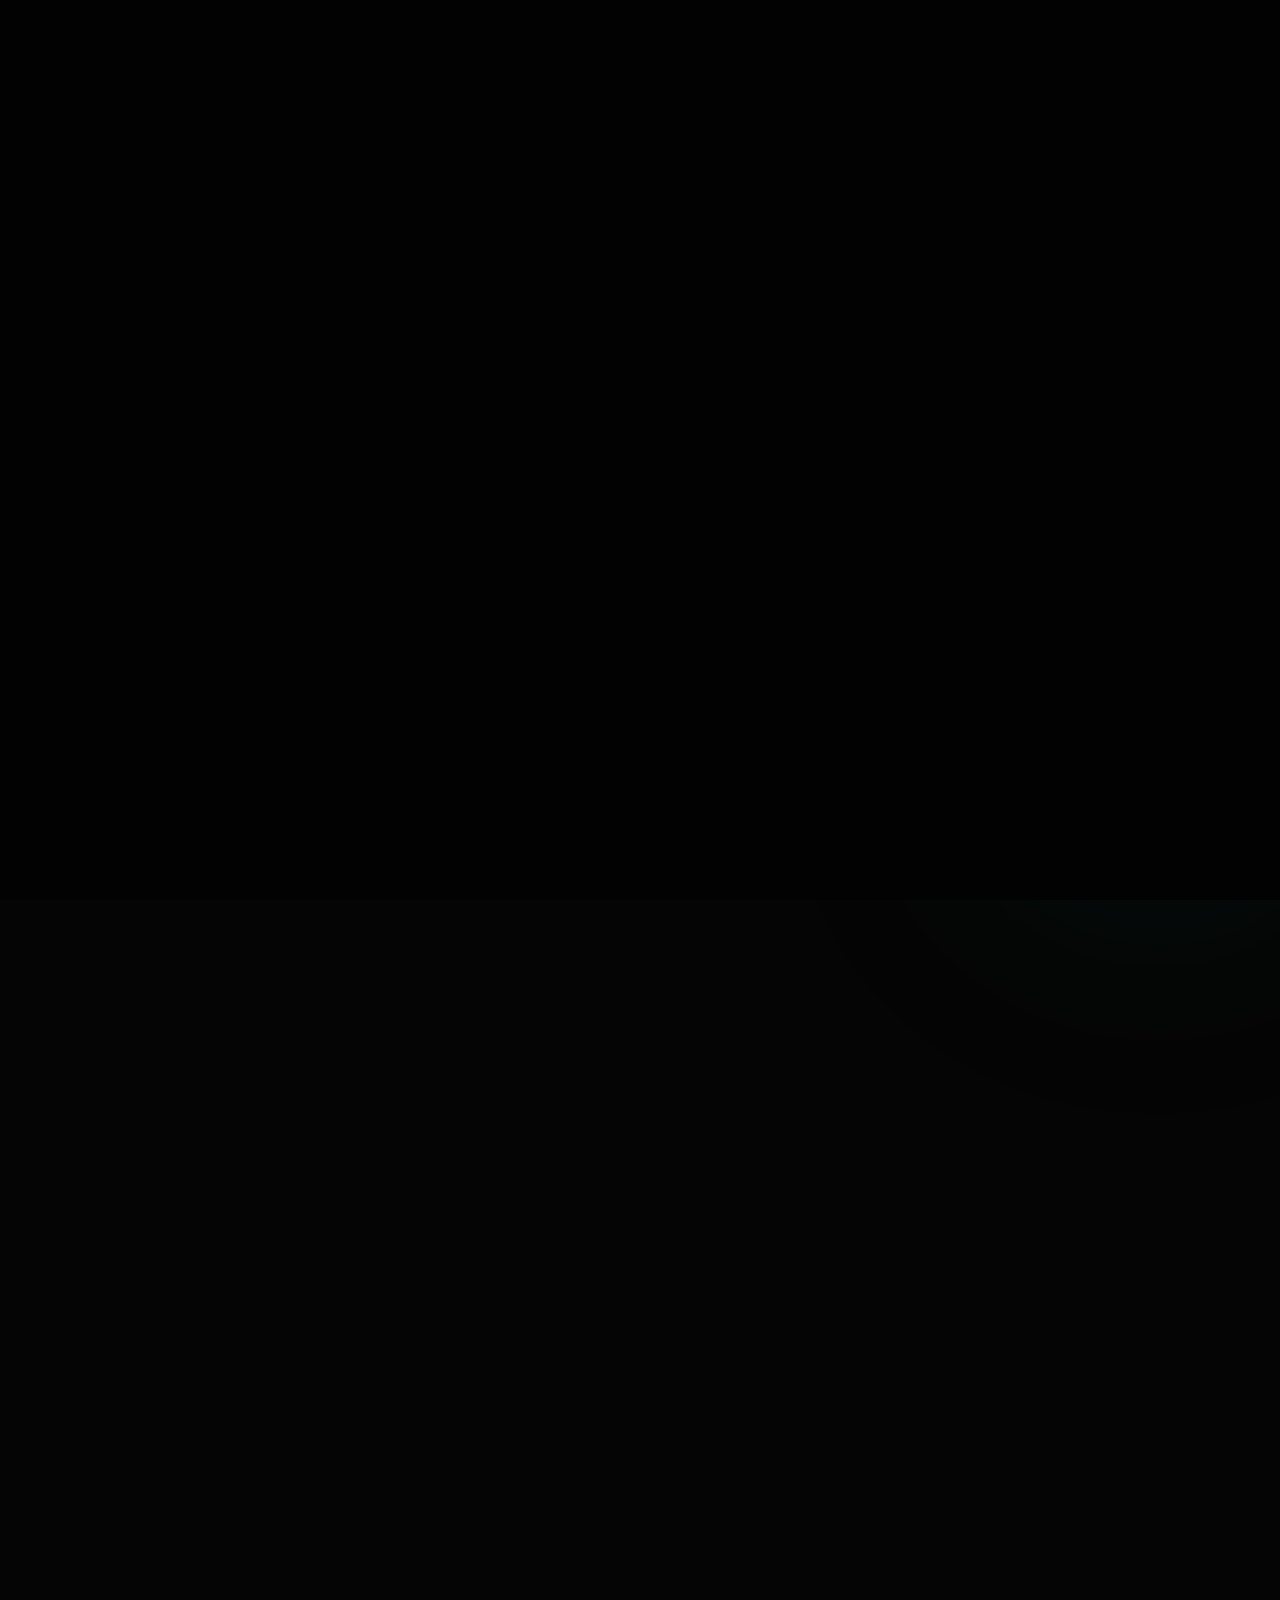
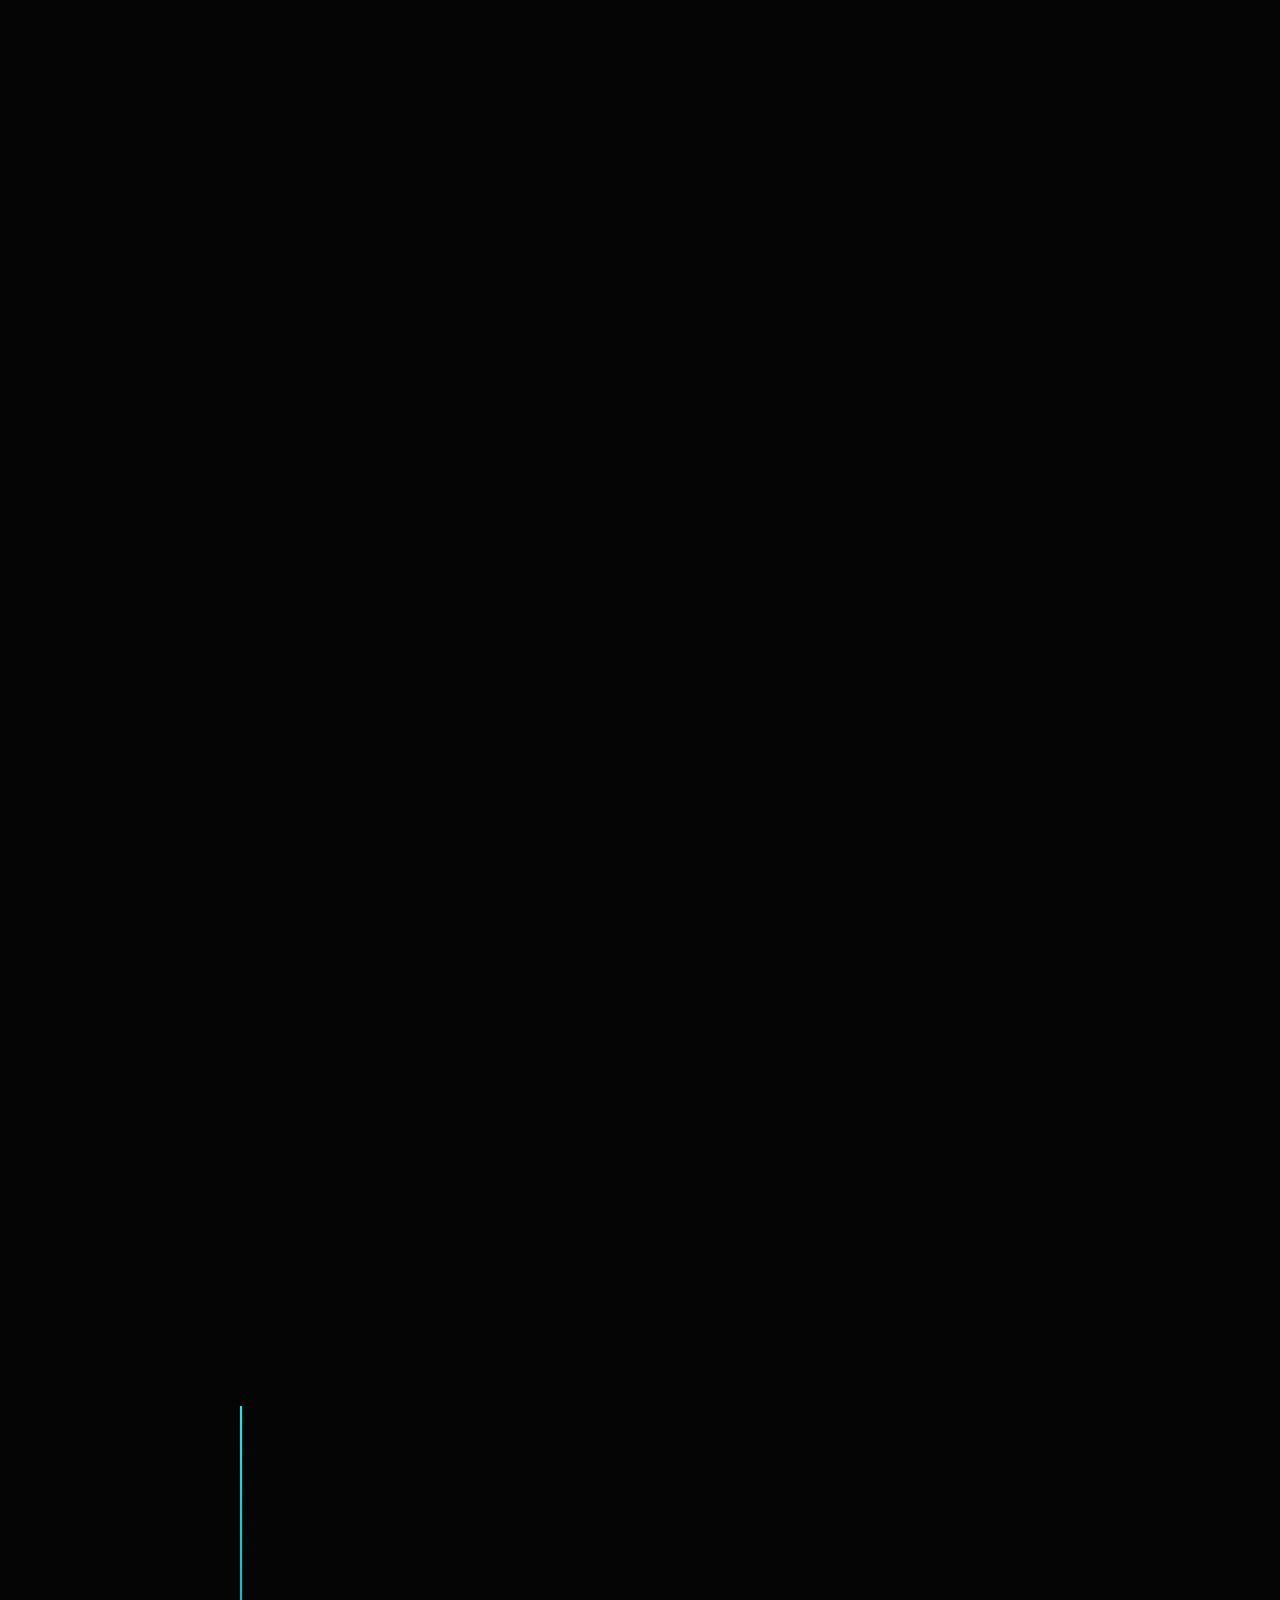
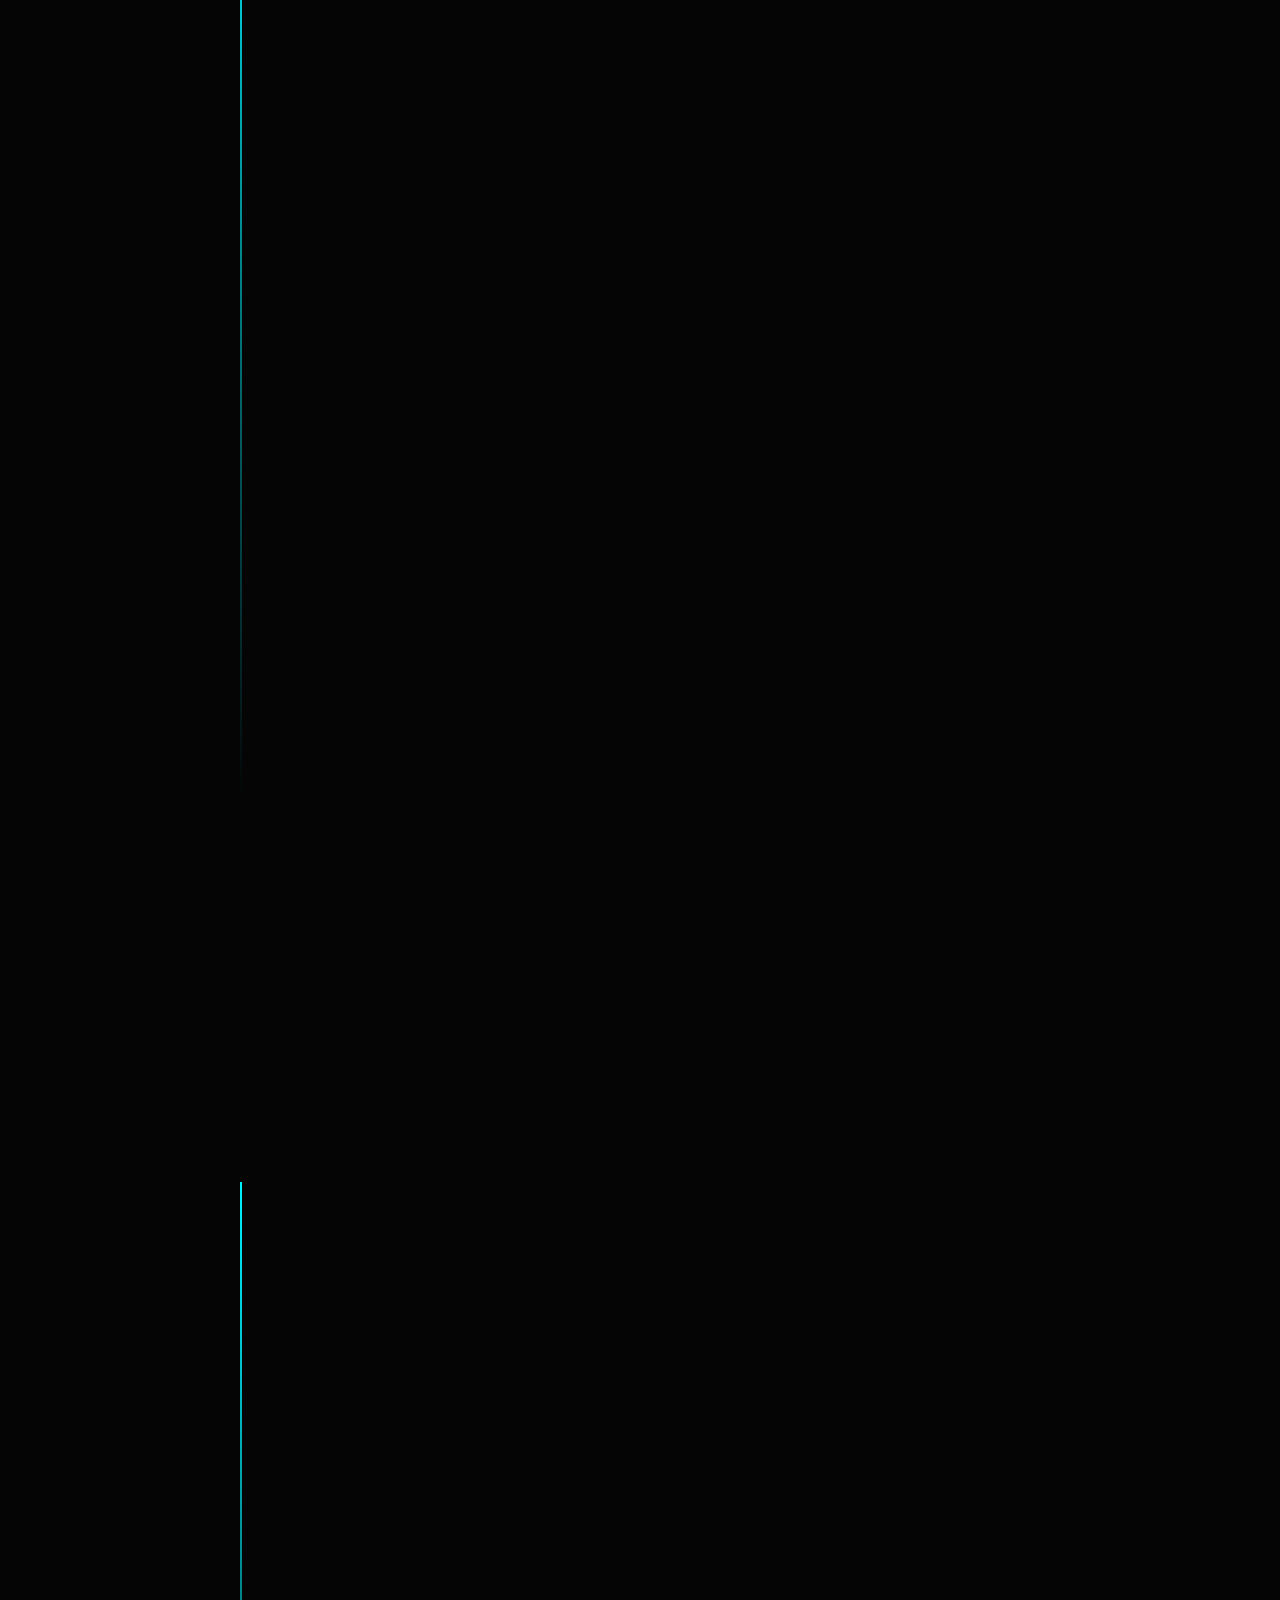
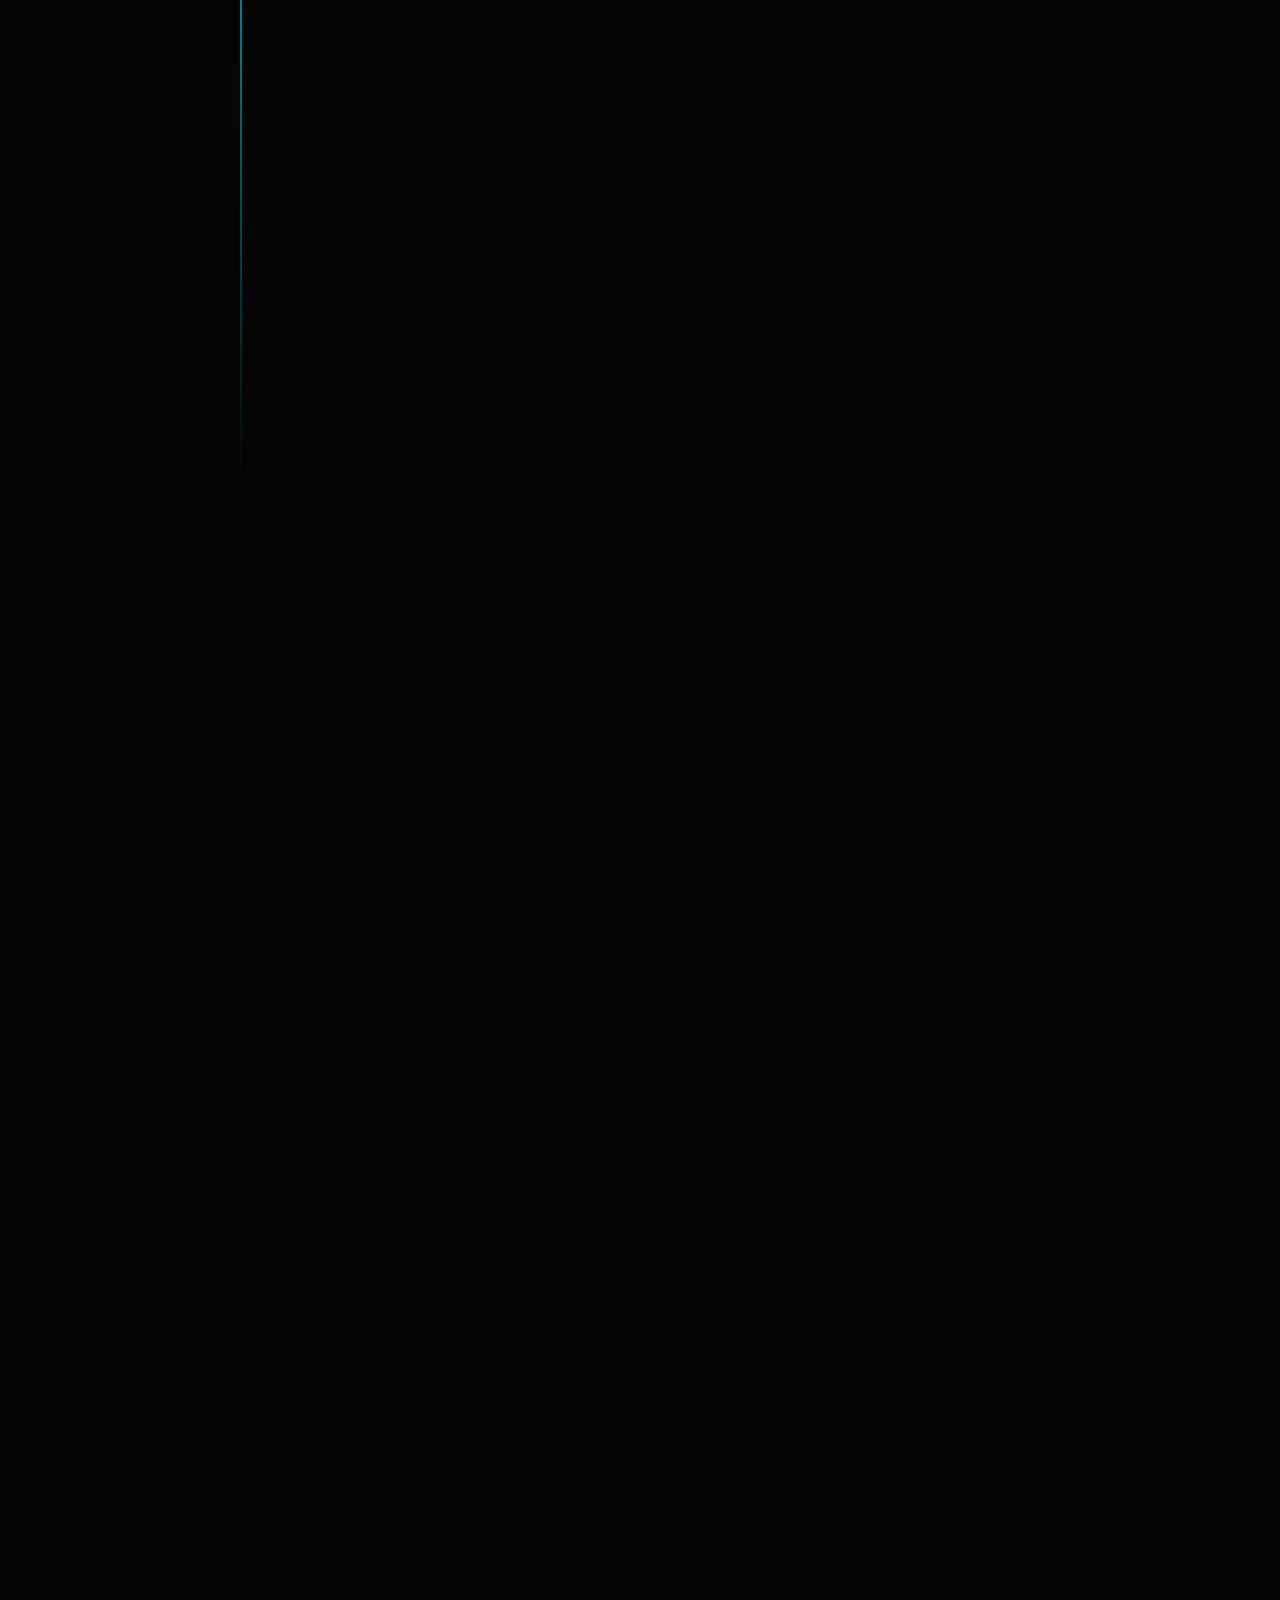
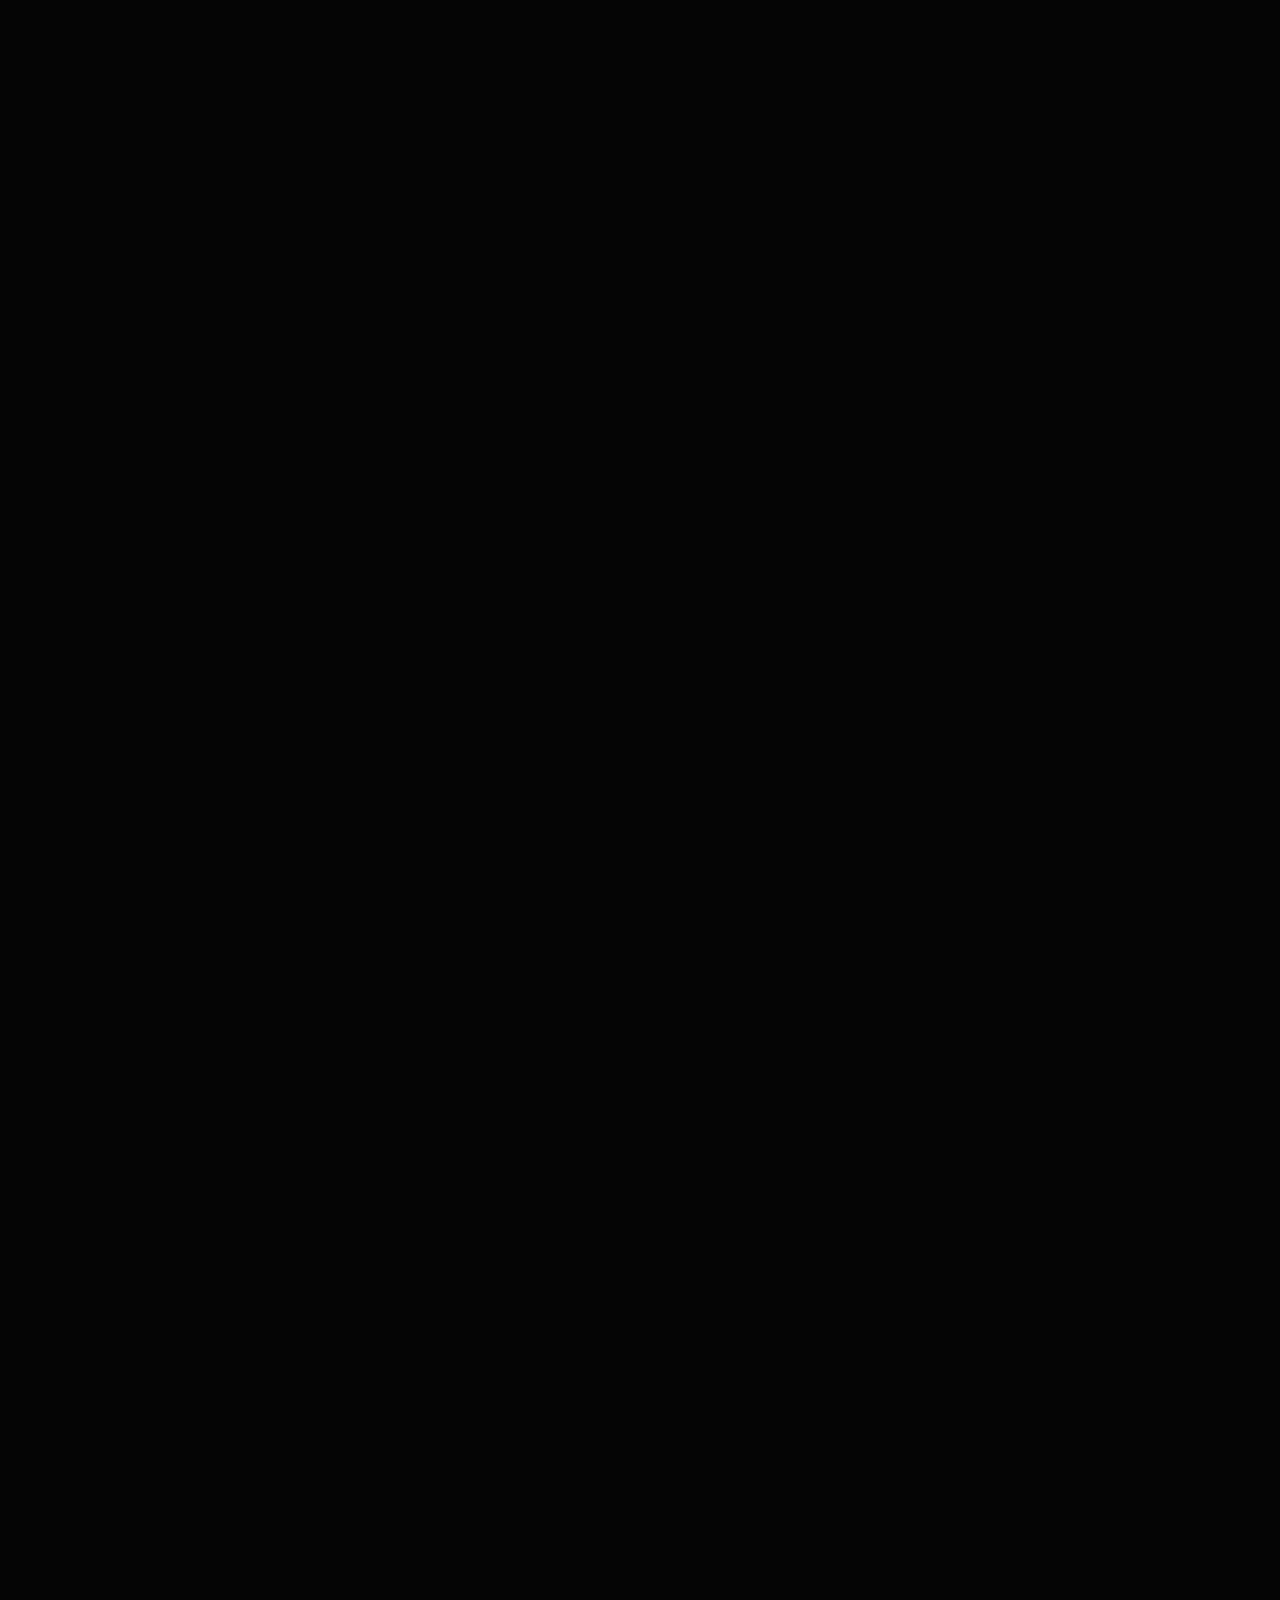
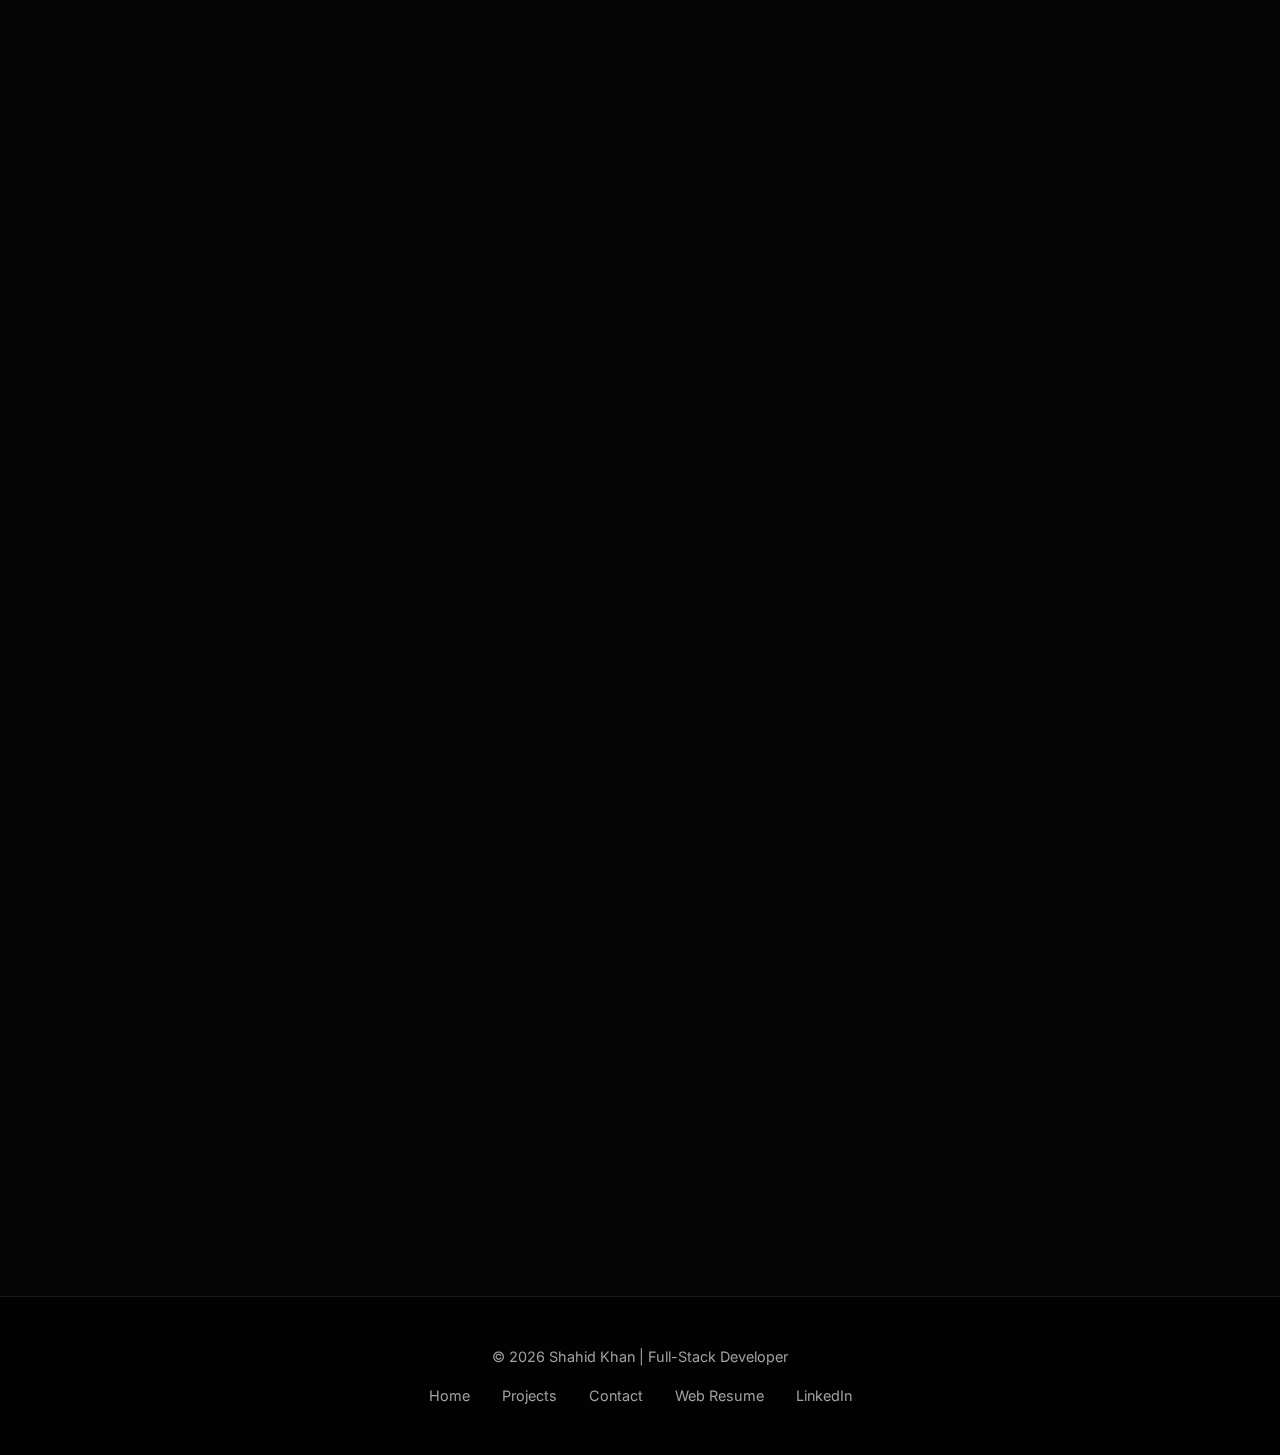
<file: index.html>
<!doctype html>
<html lang="en">
  <head>
    <meta charset="UTF-8" />
    <meta name="viewport" content="width=device-width, initial-scale=1.0" />
    <title>Shahid Khan</title>
    <meta
      name="description"
      content="Portfolio of Shahid Khan, a Full-Stack Developer & AI Enthusiast specializing in scalable web applications and premium user experiences."
    />

    <!-- Google Fonts: Inter & Poppins -->
    <link rel="preconnect" href="https://fonts.googleapis.com" />
    <link rel="preconnect" href="https://fonts.gstatic.com" crossorigin />
    <link
      href="https://fonts.googleapis.com/css2?family=Inter:wght@300;400;500;600;700&family=Poppins:wght@300;400;500;600;700&display=swap"
      rel="stylesheet"
    />

    <!-- Font Awesome -->
    <link
      rel="stylesheet"
      href="https://cdnjs.cloudflare.com/ajax/libs/font-awesome/6.4.0/css/all.min.css"
    />

    <!-- Custom CSS -->
    <link rel="stylesheet" href="style.css" />
  </head>
  <body class="dark-theme">
    <!-- Preloader -->
    <div class="preloader">
        <div class="loader-content">
            <span class="loader-text">Shahid Khan<span class="accent">.</span></span>
            <div class="loader-bar"></div>
        </div>
    </div>

    <!-- Background Elements -->
    <canvas id="particles-canvas"></canvas>
    <div class="bg-gradient-orb orb-1"></div>
    <div class="bg-gradient-orb orb-2"></div>
    <div class="noise-overlay"></div>

    <!-- Scroll Progress -->
    <div class="scroll-progress-container">
        <div class="scroll-progress-bar"></div>
    </div>

    <!-- Custom Cursor -->
    <div class="cursor-dot" data-cursor-dot></div>
    <div class="cursor-outline" data-cursor-outline></div>

    <!-- Back to Top -->
    <a href="#home" class="back-to-top" aria-label="Back to Top">
        <i class="fas fa-chevron-up"></i>
    </a>

    <!-- Navigation -->
    <nav class="navbar">
      <div class="container nav-container">
        <a href="#home" class="logo">
          <img src="assets/logo.png" alt="Shahid Khan Logo" class="logo-img">
        </a>
        <div class="nav-links">
          <a href="#home" class="nav-link">Home</a>
          <a href="#about" class="nav-link">About</a>
          <a href="#skills" class="nav-link">Skills</a>
          <a href="#experience" class="nav-link">Experience</a>
          <a href="#education" class="nav-link">Education</a>
          <a href="#projects" class="nav-link">Projects</a>
          <a href="#contact" class="nav-link">Contact</a>
        </div>
        <div class="hamburger">
          <div class="bar"></div>
          <div class="bar"></div>
          <div class="bar"></div>
        </div>
      </div>
      <div class="mobile-menu">
        <a href="#home" class="mobile-link">Home</a>
        <a href="#about" class="mobile-link">About</a>
        <a href="#skills" class="mobile-link">Skills</a>
        <a href="#experience" class="mobile-link">Experience</a>
        <a href="#education" class="mobile-link">Education</a>
        <a href="#projects" class="mobile-link">Projects</a>
        <a href="#contact" class="mobile-link">Contact</a>
      </div>
    </nav>

    <!-- Hero Section -->
    <header id="home" class="hero-section">
      <div class="container hero-container">
        <div class="hero-content">
          <h2 class="greeting fade-up">
            Hi, I'm <span class="accent-text">Shahid Khan</span>
          </h2>
          <h1 class="hero-title fade-up delay-100">
            <span class="typing-text"></span><span class="cursor">|</span>
          </h1>
          <p class="hero-summary fade-up delay-200">
            I design and build scalable web applications and AI-powered
            platforms with a focus on performance, security, and exceptional
            user experience.
          </p>
          <div class="hero-buttons fade-up delay-300">
            <a href="#contact" class="btn btn-primary">Contact Me</a>
            <a href="assets/SANDHI_M_SHAHID_F_Internship_Resume.pdf" target="_blank" class="btn btn-secondary"
              ><i class="fas fa-download"></i> Resume</a
            >
          </div>
        </div>
      </div>
      <div class="scroll-indicator fade-up delay-500">
        <div class="mouse">
          <div class="wheel"></div>
        </div>
      </div>
    </header>

    <!-- About Section -->
    <section id="about" class="section about-section">
      <div class="container about-container">
        <div class="section-header fade-up">
          <h2 class="section-title">About Me</h2>
          <div class="section-line"></div>
        </div>

        <div class="about-content">
          <div class="about-image-wrapper fade-right">
            <div class="about-image">
              <img src="assets/My profile pic.jpg.jpeg" alt="Shahid Khan Profile" style="width: 100%; height: 100%; object-fit: cover;">
            </div>
          </div>
          <div class="about-text fade-left">
            <h3>Sandhi M. Shahid F.</h3>
            <p class="highlight">
              Full-Stack Developer | BCA Student | AI Enthusiast
            </p>
            <p>
              Passionate about bridging the gap between complex algorithms and
              intuitive user interfaces. With a strong foundation in modern web
              technologies and a keen eye for design, I create digital
              experiences that are not only functional but also visually
              stunning.
            </p>
            <p>
              Currently focusing on integrating AI solutions into web platforms
              to solve real-world problems. My goal is to work with
              forward-thinking teams to build the next generation of software
              products.
            </p>
            <div class="about-stats">
              <div class="stat-item">
                <span class="stat-number">3+</span>
                <span class="stat-label">Years Coding</span>
              </div>
              <div class="stat-item">
                <span class="stat-number">10+</span>
                <span class="stat-label">Projects</span>
              </div>
              <div class="stat-item">
                <span class="stat-number">5*</span>
                <span class="stat-label">Experience</span>
              </div>
            </div>
          </div>
        </div>
      </div>
    </section>

    <!-- Skills Section -->
    <section id="skills" class="section skills-section">
      <div class="container">
        <div class="section-header fade-up">
          <h2 class="section-title">Technical Skills</h2>
          <div class="section-line"></div>
        </div>

        <div class="skills-grid">
          <!-- Languages -->
          <div class="skill-card tilt-card fade-up">
            <div class="card-icon"><i class="fas fa-code"></i></div>
            <h3>Languages</h3>
            <ul class="skill-list">
              <li>JavaScript (ES6+)</li>
              <li>Python</li>
              <li>Java</li>
              <li>C# / .NET</li>
              <li>C++</li>
              <li>HTML5 & CSS3</li>
            </ul>
          </div>

          <!-- Frontend -->
          <div class="skill-card tilt-card fade-up delay-100">
            <div class="card-icon"><i class="fas fa-laptop-code"></i></div>
            <h3>Frontend</h3>
            <ul class="skill-list">
              <li>React.js</li>
              <li>Next.js</li>
              <li>Tailwind / Sass</li>
              <li>Three.js</li>
              <li>Framer Motion</li>
            </ul>
          </div>

          <!-- Backend -->
          <div class="skill-card tilt-card fade-up delay-200">
            <div class="card-icon"><i class="fas fa-server"></i></div>
            <h3>Backend</h3>
            <ul class="skill-list">
              <li>Node.js</li>
              <li>Express.js</li>
              <li>Django</li>
              <li>RESTful APIs</li>
              <li>GraphQL</li>
            </ul>
          </div>

          <!-- Databases -->
          <div class="skill-card tilt-card fade-up">
            <div class="card-icon"><i class="fas fa-database"></i></div>
            <h3>Databases</h3>
            <ul class="skill-list">
              <li>MongoDB</li>
              <li>PostgreSQL</li>
              <li>MySQL</li>
              <li>Firebase</li>
              <li>Redis</li>
            </ul>
          </div>

          <!-- Tools -->
          <div class="skill-card tilt-card fade-up delay-100">
            <div class="card-icon"><i class="fas fa-tools"></i></div>
            <h3>Tools</h3>
            <ul class="skill-list">
              <li>Git & GitHub</li>
              <li>Docker</li>
              <li>AWS</li>
              <li>Figma</li>
              <li>VS Code</li>
            </ul>
          </div>

          <!-- Core Concepts -->
          <div class="skill-card tilt-card fade-up delay-200">
            <div class="card-icon"><i class="fas fa-brain"></i></div>
            <h3>Core Concepts</h3>
            <ul class="skill-list">
              <li>Data Structures</li>
              <li>Algorithms</li>
              <li>OOP</li>
              <li>System Design</li>
              <li>Agile/Scrum</li>
            </ul>
          </div>
        </div>
      </div>
    </section>

    <!-- Experience Section -->
    <section id="experience" class="section experience-section">
      <div class="container">
        <div class="section-header fade-up">
          <h2 class="section-title">Experience</h2>
          <div class="section-line"></div>
        </div>

        <div class="timeline">
          <div class="timeline-item fade-up">
            <div class="timeline-dot"></div>
            <div class="timeline-content tilt-card">
              <div class="date">Aug 2025 – Present</div>
              <h3>Founder & Lead Developer</h3>
              <p class="company">AthenaAI • Hybrid</p>
              <ul class="job-details">
                <li>
                  <i class="fas fa-rocket"></i> Founded and developed AthenaAI, a suite of advanced AI assistants aimed at developers and students.
                </li>
                <li>
                  <i class="fas fa-code-branch"></i> Architected the full-stack infrastructure using React, Node.js, and Python.
                </li>
                <li>
                  <i class="fas fa-users"></i> Leading the product vision and integration of cutting-edge LLMs like Gemini Pro.
                </li>
              </ul>
            </div>
          </div>

          <div class="timeline-item fade-up">
            <div class="timeline-dot"></div>
            <div class="timeline-content tilt-card">
              <div class="date">Jan 2026 – Present</div>
              <h3>Full Stack Developer (Trainee)</h3>
              <p class="company">Flikt Technology Web Solutions • Noida, India (Hybrid)</p>
              <ul class="job-details">
                <li>
                  <i class="fas fa-check-circle"></i> Training and internship focused on Full Stack Web Development.
                </li>
                <li>
                  <i class="fas fa-check-circle"></i> Specializing in Back-End Web Development and Responsive Web Design.
                </li>
                <li>
                  <i class="fas fa-check-circle"></i> Successfully completed "Login and Register Page" project.
                </li>
              </ul>
            </div>
          </div>

          <div class="timeline-item fade-up">
            <div class="timeline-dot"></div>
            <div class="timeline-content tilt-card">
              <div class="date">May 2025 – July 2025</div>
              <h3>Full-Stack Developer Intern</h3>
              <p class="company">Friendly IT Solution • Vadodara, India (On-site)</p>
              <ul class="job-details">
                <li>
                  <i class="fas fa-check-circle"></i> Gained hands-on experience in building scalable web applications.
                </li>
                <li>
                  <i class="fas fa-check-circle"></i> Tech Stack: HTML, CSS, JavaScript, React.js, Node.js.
                </li>
                <li>
                  <i class="fas fa-check-circle"></i> Focused on frontend and backend integration for seamless user experiences.
                </li>
              </ul>
            </div>
          </div>
        </div>
      </div>
    </section>

    <!-- Education Section -->
    <section id="education" class="section education-section">
      <div class="container">
        <div class="section-header fade-up">
          <h2 class="section-title">Education</h2>
          <div class="section-line"></div>
        </div>

        <div class="timeline">
          <!-- University -->
          <div class="timeline-item fade-up">
            <div class="timeline-dot"></div>
            <div class="timeline-content tilt-card">
              <div class="date">Jul 2023 – Jul 2026</div>
              <h3>BCA, Computer Science</h3>
              <p class="company">ITM SLS Baroda University</p>
              <ul class="job-details">
                <li><i class="fas fa-graduation-cap"></i> Focus on Web Development, OOP, Database Systems, and Software Engineering.</li>
                <li><i class="fas fa-code"></i> Skills: C#, Java, Python, Web Design, DBMS, SQL, .NET Framework.</li>
                <li><i class="fas fa-project-diagram"></i> Pursuing specialization in Full Stack Development and AI-integrated applications.</li>
              </ul>
            </div>
          </div>

          <!-- High School 2 -->
          <div class="timeline-item fade-up">
            <div class="timeline-dot"></div>
            <div class="timeline-content tilt-card">
              <div class="date">Jun 2022 – May 2023</div>
              <h3>High School</h3>
              <p class="company">Matru Shree Amratbaa Bhagat Highschool</p>
              <ul class="job-details">
                <li><i class="fas fa-chart-line"></i> Developed business logic, financial reasoning, and analytical thinking skills.</li>
                <li><i class="fas fa-lightbulb"></i> Focus on data-driven problem solving and interpreting structured information.</li>
              </ul>
            </div>
          </div>

          <!-- High School 1 -->
          <div class="timeline-item fade-up">
            <div class="timeline-dot"></div>
            <div class="timeline-content tilt-card">
              <div class="date">May 2019 – Jan 2021</div>
              <h3>High School</h3>
              <p class="company">Shree Raneshwar Vidhyalaya, Vadodara</p>
              <ul class="job-details">
                <li><i class="fas fa-square-root-alt"></i> Strong foundation in Mathematics and Logical Reasoning.</li>
                <li><i class="fas fa-laptop"></i> Early exposure to coding principles through IT Club activities.</li>
              </ul>
            </div>
          </div>
        </div>
      </div>
    </section>

    <!-- Projects Section -->
    <section id="projects" class="section projects-section">
      <div class="container">
        <div class="section-header fade-up">
          <h2 class="section-title">Featured Projects</h2>
          <div class="section-line"></div>
        </div>

        <div class="projects-grid">
          <!-- Project 1: AthenaAI (Main / Full Stack) -->
          <div class="project-card tilt-card fade-up">
            <div class="project-image">
              <div class="project-overlay"></div>
              <img src="assets/AthenaAi-FullStack.png" alt="AthenaAI Full Stack" class="project-img">
            </div>
            <div class="project-info">
              <h3>
                AthenaAI 2.0 (Full Stack)
              </h3>
              <p class="project-desc">
                The flagship AI platform featuring advanced chat capabilities, powered by Gemini 1.5 Pro API. Built for scalability and performance.
              </p>
              <div class="project-tags">
                <span>React</span>
                <span>Node.js</span>
                <span>Gemini 2.5 Pro</span>
                <span>MongoDB</span>
              </div>
              <div class="project-links">
                <a href="#" class="btn-sm"
                  ><i class="fab fa-github"></i> GitHub</a
                >
                <a href="#" class="btn-sm"
                  ><i class="fas fa-external-link-alt"></i> Live Demo</a
                >
              </div>
            </div>
          </div>

          <!-- Project 2: AthenaAI (Python Version) -->
          <div class="project-card tilt-card fade-up delay-100">
            <div class="project-image">
              <div class="project-overlay"></div>
              <img src="assets/AthenaAi-Python.png" alt="AthenaAI Python Version" class="project-img">
            </div>
            <div class="project-info">
              <h3>AthenaAI (Python Ver.)</h3>
              <p class="project-desc">
                Advanced AI assistant built with Python & Streamlit. Powered by Gemini for natural language processing and context awareness.
              </p>
              <div class="project-tags">
                <span>Python</span>
                <span>Streamlit</span>
                <span>Gemini API</span>
              </div>
              <div class="project-links">
                <a href="#" class="btn-sm"
                  ><i class="fab fa-github"></i> GitHub</a
                >
                <a href="#" class="btn-sm"
                  ><i class="fas fa-external-link-alt"></i> Live Demo</a
                >
              </div>
            </div>
          </div>

          <!-- Project 2: Velvoura E-Commerce -->
          <div class="project-card tilt-card fade-up delay-100">
            <div class="project-image">
              <div class="project-overlay"></div>
              <img src="assets/E-commerce Website.png" alt="E-Commerce Website" class="project-img">
            </div>
            <div class="project-info">
              <h3>Velvoura E-Commerce</h3>
              <p class="project-desc">
                A premium e-commerce platform for fashion retail with seamless
                shopping experience, cart management, and payment integration.
              </p>
              <div class="project-tags">
                <span>React</span>
                <span>Redux</span>
                <span>Node.js</span>
                <span>Stripe</span>
              </div>
              <div class="project-links">
                <a href="#" class="btn-sm"
                  ><i class="fab fa-github"></i> GitHub</a
                >
                <a href="#" class="btn-sm"
                  ><i class="fas fa-external-link-alt"></i> Live Demo</a
                >
              </div>
            </div>
          </div>

          <!-- Project 3: Hotel & Invoice System -->
          <div class="project-card tilt-card fade-up">
            <div class="project-image">
              <div class="project-overlay"></div>
              <img src="assets/Hotel and Invoice System.png" alt="Hotel & Invoice System" class="project-img">
            </div>
            <div class="project-info">
              <h3>Hotel & Invoice System</h3>
              <p class="project-desc">
                Comprehensive management system for hotels including booking,
                billing, and inventory management modules.
              </p>
              <div class="project-tags">
                <span>Java</span>
                <span>Spring Boot</span>
                <span>MySQL</span>
                <span>Angular</span>
              </div>
              <div class="project-links">
                <a href="#" class="btn-sm"
                  ><i class="fab fa-github"></i> GitHub</a
                >
                <a href="#" class="btn-sm"
                  ><i class="fas fa-external-link-alt"></i> Live Demo</a
                >
              </div>
            </div>
          </div>

          <!-- Project 4: Career Advisor -->
          <div class="project-card tilt-card fade-up delay-100">
            <div class="project-image">
              <div class="project-overlay"></div>
              <img src="assets/CareerAdvisor-New.png" alt="Career Advisor AI" class="project-img">
            </div>
            <div class="project-info">
              <h3>Career Advisor AI</h3>
              <p class="project-desc">
                Intelligent career counseling tool for CS students utilizing Machine Learning to suggest optimal career paths.
              </p>
              <div class="project-tags">
                <span>Python</span>
                <span>Flask</span>
                <span>ML</span>
                <span>OpenAI API</span>
              </div>
              <div class="project-links">
                <a href="#" class="btn-sm"
                  ><i class="fab fa-github"></i> GitHub</a
                >
                <a href="#" class="btn-sm"
                  ><i class="fas fa-external-link-alt"></i> Live Demo</a
                >
              </div>
            </div>
          </div>
          
          <!-- Project 5: A+ Studio (Agency Website) -->
          <div class="project-card tilt-card fade-up">
            <div class="project-image">
              <div class="project-overlay"></div>
              <img src="assets/A-Plus-Studio.png" alt="A+ Studio Agency" class="project-img">
            </div>
            <div class="project-info">
              <h3>A+ Studio Agency</h3>
              <p class="project-desc">
                Modern digital product agency website showcasing design and development services with a clean, corporate aesthetic.
              </p>
              <div class="project-tags">
                <span>React</span>
                <span>Tailwind CSS</span>
                <span>Framer Motion</span>
              </div>
              <div class="project-links">
                <a href="#" class="btn-sm"><i class="fab fa-github"></i> GitHub</a>
                <a href="#" class="btn-sm"><i class="fas fa-external-link-alt"></i> Live Demo</a>
              </div>
            </div>
          </div>

          <!-- Project 6: Business Analytics SaaS -->
          <div class="project-card tilt-card fade-up delay-100">
            <div class="project-image">
              <div class="project-overlay"></div>
              <img src="assets/Business-SaaS.png" alt="Business Growth SaaS" class="project-img">
            </div>
            <div class="project-info">
              <h3>GrowYourBiz SaaS</h3>
              <p class="project-desc">
                High-converting landing page for a business analytics platform focused on growth tracking and engagement metrics.
              </p>
              <div class="project-tags">
                <span>Next.js</span>
                <span>Chart.js</span>
                <span>CSS Modules</span>
              </div>
              <div class="project-links">
                <a href="#" class="btn-sm"><i class="fab fa-github"></i> GitHub</a>
                <a href="#" class="btn-sm"><i class="fas fa-external-link-alt"></i> Live Demo</a>
              </div>
            </div>
          </div>

          <!-- Project 7: InstaBook (Travel) -->
          <div class="project-card tilt-card fade-up">
            <div class="project-image">
              <div class="project-overlay"></div>
              <img src="assets/InstaBook.png" alt="InstaBook Travel" class="project-img">
            </div>
            <div class="project-info">
              <h3>InstaBook Travel</h3>
              <p class="project-desc">
                Adventure travel booking platform featuring exclusive holiday packages, destination guides, and seamless booking flow.
              </p>
              <div class="project-tags">
                <span>HTML5/CSS3</span>
                <span>JavaScript</span>
                <span>Bootstrap</span>
              </div>
              <div class="project-links">
                <a href="#" class="btn-sm"><i class="fab fa-github"></i> GitHub</a>
                <a href="#" class="btn-sm"><i class="fas fa-external-link-alt"></i> Live Demo</a>
              </div>
            </div>
          </div>

          <!-- Project 8: Zomato Clone (Figma Design) -->
          <div class="project-card tilt-card fade-up delay-100">
            <div class="project-image">
              <div class="project-overlay"></div>
              <img src="assets/zomato_clone.png" alt="Zomato Clone UI Design" class="project-img" style="object-fit: contain; background-color: #1a1a1a; padding: 10px;">
            </div>
            <div class="project-info">
              <h3>Zomato Clone UI/UX</h3>
              <p class="project-desc">
                A high-fidelity food delivery app prototype designed in Figma. Features comprehensive UI/UX research, user flows, and interactive mockups.
              </p>
              <div class="project-tags">
                <span>Figma</span>
                <span>UI/UX Design</span>
                <span>Prototyping</span>
              </div>
              <div class="project-links">
                <a href="https://self-zebra-03270086.figma.site" target="_blank" class="btn-sm"><i class="fas fa-external-link-alt"></i> View Prototype</a>
              </div>
            </div>
          </div>

          <!-- Project 9: University Portal (Figma Design) -->
          <div class="project-card tilt-card fade-up">
            <div class="project-image">
              <div class="project-overlay"></div>
              <img src="assets/university_clone.png" alt="University Portal UI Design" class="project-img">
            </div>
            <div class="project-info">
              <h3>University Portal UI/UX</h3>
              <p class="project-desc">
                Complete academic website redesign concept created in Figma. Focuses on intuitive information architecture and modern academic aesthetics.
              </p>
              <div class="project-tags">
                <span>Figma</span>
                <span>UI/UX Design</span>
                <span>Web Design</span>
              </div>
              <div class="project-links">
                <a href="https://person-prompt-54966104.figma.site/" target="_blank" class="btn-sm"><i class="fas fa-external-link-alt"></i> View Prototype</a>
              </div>
            </div>
          </div>
        </div>
      </div>
    </section>

    <!-- Contact Section -->
    <section id="contact" class="section contact-section">
      <div class="container contact-container">
        <div class="section-header fade-up">
          <h2 class="section-title">Get In Touch</h2>
          <div class="section-line"></div>
        </div>

        <div class="contact-wrapper">
          <div class="contact-info fade-right">
            <h3>Let's Build Something Amazing</h3>
            <p>
              I'm currently available for freelance work and internship
              opportunities. If you have a project that needs some creative
              touch, let's connect.
            </p>

            <div class="contact-details">
              <div class="contact-item">
                <i class="fas fa-envelope"></i>
                <a href="mailto:shahidsandhi1786@gmail.com" style="color: inherit;">shahidsandhi1786@gmail.com</a>
              </div>
              <div class="contact-item">
                <i class="fas fa-map-marker-alt"></i>
                <span>Bodeli, Gujarat, India</span>
              </div>
            </div>

            <div class="social-links">
              <a href="https://github.com/Shahid-Khan2140" target="_blank" class="social-icon" title="GitHub"><i class="fab fa-github"></i></a>
              <a href="https://www.linkedin.com/in/sandhi-mohmad-shahid" target="_blank" class="social-icon" title="LinkedIn"><i class="fab fa-linkedin-in"></i></a>
              <a href="https://x.com/S_H_A_H_I_D_619" target="_blank" class="social-icon" title="X (Twitter)"><i class="fab fa-twitter"></i></a>
              <a href="https://www.instagram.com/shahid_.619" target="_blank" class="social-icon" title="Instagram"><i class="fab fa-instagram"></i></a>
              <a href="mailto:shahidsandhi1786@gmail.com" class="social-icon" title="Email"><i class="fas fa-envelope"></i></a>
            </div>
          </div>

          <div class="contact-form-wrapper glass-panel fade-left">
            <form class="contact-form">
              <div class="form-group">
                <input type="text" id="name" required />
                <label for="name">Your Name</label>
                <div class="line"></div>
              </div>
              <div class="form-group">
                <input type="email" id="email" required />
                <label for="email">Your Email</label>
                <div class="line"></div>
              </div>
              <div class="form-group">
                <textarea id="message" rows="4" required></textarea>
                <label for="message">Message</label>
                <div class="line"></div>
              </div>
              <button type="submit" class="btn btn-primary btn-block">
                Send Message <i class="fas fa-paper-plane"></i>
              </button>
            </form>
          </div>
        </div>
      </div>
    </section>

    <!-- Footer -->
    <footer class="footer">
      <div class="container">
        <div class="footer-content">
          <p>&copy; 2026 Shahid Khan | Full-Stack Developer</p>
          <div class="footer-links">
            <a href="#home">Home</a>
            <a href="#projects">Projects</a>
            <a href="#contact">Contact</a>
            <a href="resume.html" target="_blank">Web Resume</a>
            <a href="https://www.linkedin.com/in/sandhi-mohmad-shahid" target="_blank">LinkedIn</a>
          </div>
        </div>
      </div>
    </footer>

    <!-- Scripts -->
    <script src="script.js"></script>
  </body>
</html>
</file>
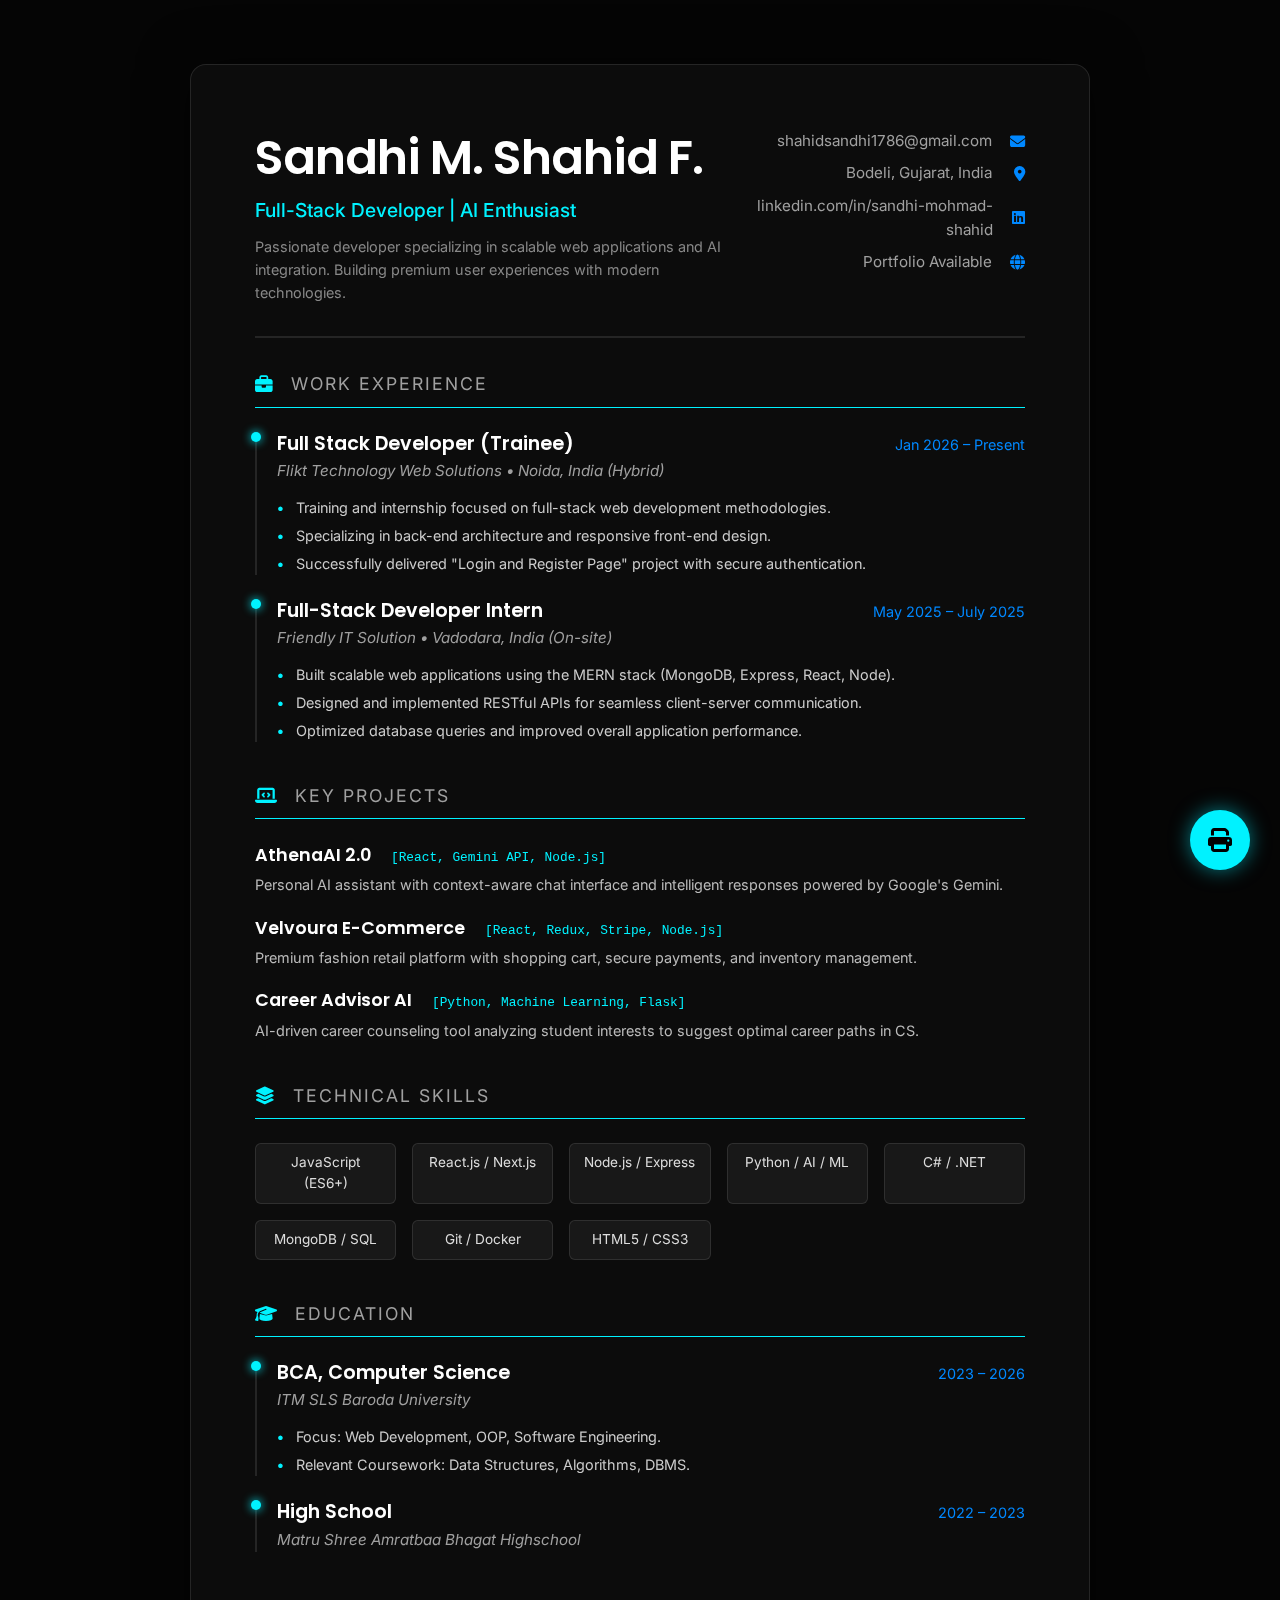
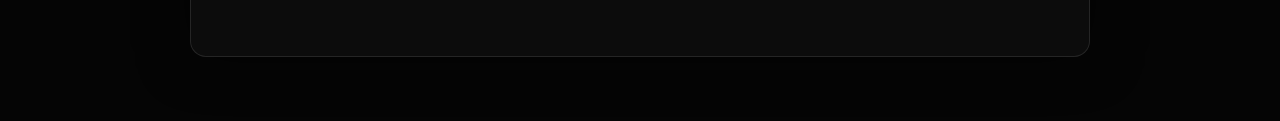
<file: resume.html>
<!DOCTYPE html>
<html lang="en">
<head>
    <meta charset="UTF-8">
    <meta name="viewport" content="width=device-width, initial-scale=1.0">
    <title>Resume | Shahid Khan</title>
    <link rel="preconnect" href="https://fonts.googleapis.com">
    <link rel="preconnect" href="https://fonts.gstatic.com" crossorigin>
    <link href="https://fonts.googleapis.com/css2?family=Inter:wght@300;400;500;600;700&family=Poppins:wght@400;500;600;700&display=swap" rel="stylesheet">
    <link rel="stylesheet" href="https://cdnjs.cloudflare.com/ajax/libs/font-awesome/6.4.0/css/all.min.css">
    <link rel="stylesheet" href="style.css">
    <style>
        /* Resume Specific Overrides */
        body {
            padding: 4rem 0;
            background: #050505;
            min-height: 100vh;
        }

        .resume-container {
            max-width: 900px;
            margin: 0 auto;
            background: rgba(255, 255, 255, 0.03);
            border: 1px solid var(--border-glass);
            border-radius: var(--radius-md);
            padding: 4rem;
            position: relative;
            backdrop-filter: blur(20px);
            box-shadow: 0 0 50px rgba(0,0,0,0.5);
        }

        .resume-header {
            border-bottom: 2px solid rgba(255,255,255,0.1);
            padding-bottom: 2rem;
            margin-bottom: 2rem;
            display: flex;
            justify-content: space-between;
            align-items: flex-start;
        }

        .header-left h1 {
            font-size: 3rem;
            color: var(--text-main);
            margin-bottom: 0.5rem;
            letter-spacing: -1px;
        }

        .header-left .title {
            color: var(--accent-primary);
            font-size: 1.2rem;
            font-weight: 500;
        }

        .header-right {
            text-align: right;
            font-size: 0.95rem;
            color: var(--text-muted);
        }

        .contact-info-item {
            margin-bottom: 0.5rem;
            display: flex;
            align-items: center;
            justify-content: flex-end;
            gap: 0.8rem;
        }

        .contact-info-item i {
            color: var(--accent-secondary);
            width: 20px;
        }

        .resume-section {
            margin-bottom: 2.5rem;
        }

        .section-heading {
            font-size: 1.1rem;
            text-transform: uppercase;
            letter-spacing: 2px;
            color: var(--text-muted);
            border-bottom: 1px solid var(--accent-primary);
            padding-bottom: 0.5rem;
            margin-bottom: 1.5rem;
            display: flex;
            align-items: center;
            gap: 1rem;
        }

        .section-heading i {
            color: var(--accent-primary);
        }

        /* Experience & Education Layout */
        .resume-item {
            margin-bottom: 1.5rem;
            padding-left: 20px;
            border-left: 2px solid rgba(255,255,255,0.1);
            position: relative;
        }

        .resume-item::before {
            content: '';
            position: absolute;
            left: -6px;
            top: 0;
            width: 10px;
            height: 10px;
            background: var(--accent-primary);
            border-radius: 50%;
            box-shadow: 0 0 10px var(--accent-primary);
        }

        .resume-item-header {
            display: flex;
            justify-content: space-between;
            align-items: baseline;
            margin-bottom: 0.2rem;
        }

        .resume-item h3 {
            font-size: 1.2rem;
            color: var(--text-main);
        }

        .resume-item .date {
            font-family: 'Inter', monospace;
            font-size: 0.9rem;
            color: var(--accent-secondary);
        }

        .resume-item .subtitle {
            font-style: italic;
            color: var(--text-muted);
            margin-bottom: 0.8rem;
            font-size: 0.95rem;
        }

        .resume-details li {
            font-size: 0.9rem;
            color: #ccc;
            margin-bottom: 0.3rem;
            list-style: none;
            position: relative;
            padding-left: 1.2rem;
        }

        .resume-details li::before {
            content: "•";
            color: var(--accent-primary);
            position: absolute;
            left: 0;
            font-weight: bold;
        }

        /* Skills Grid for Resume */
        .skills-compact {
            display: grid;
            grid-template-columns: repeat(auto-fill, minmax(140px, 1fr));
            gap: 1rem;
        }

        .skill-tag {
            background: rgba(255,255,255,0.05);
            padding: 8px 12px;
            border-radius: 6px;
            font-size: 0.85rem;
            color: #ddd;
            border: 1px solid rgba(255,255,255,0.1);
            text-align: center;
        }

        /* Projects for Resume */
        .project-compact {
            margin-bottom: 1.2rem;
        }
        
        .project-compact h4 {
            color: var(--text-main);
            font-size: 1.1rem;
            display: inline-block;
            margin-right: 1rem;
        }
        
        .project-compact .tech-stack {
            font-size: 0.8rem;
            color: var(--accent-primary);
            font-family: monospace;
        }

        .project-compact p {
            color: #bbb;
            font-size: 0.9rem;
            margin-top: 0.3rem;
        }

        /* Print Button */
        .print-btn {
            position: fixed;
            bottom: 30px;
            right: 30px;
            width: 60px;
            height: 60px;
            border-radius: 50%;
            background: var(--accent-primary);
            color: #000;
            display: flex;
            align-items: center;
            justify-content: center;
            font-size: 1.5rem;
            cursor: pointer;
            box-shadow: 0 0 20px rgba(0,242,255,0.5);
            z-index: 100;
            border: none;
            transition: all 0.3s ease;
        }

        .print-btn:hover {
            transform: scale(1.1);
            box-shadow: 0 0 30px rgba(0,242,255,0.8);
        }

        /* Print Override */
        @media print {
            body { 
                background: white; 
                padding: 0; 
                color: black;
            }
            .resume-container {
                box-shadow: none;
                border: none;
                background: white;
                color: black;
                padding: 40px;
                max-width: 100%;
            }
            .header-left h1, .resume-item h3, .project-compact h4 {
                color: #000;
            }
            .header-left .title, .resume-item .date, .section-heading, .section-heading i, .resume-item::before, .resume-details li::before, .project-compact .tech-stack {
                color: #0066cc; /* Darker blue for print */
                border-color: #0066cc;
            }
            .resume-item {
                border-left-color: #eee;
            }
            .section-heading {
                border-bottom-color: #0066cc;
            }
            .resume-details li, .project-compact p, .header-right, .resume-item .subtitle {
                color: #444;
            }
            .skill-tag {
                background: #f0f0f0;
                color: #333;
                border: 1px solid #ccc;
            }
            .print-btn, .bg-gradient-orb, .noise-overlay {
                display: none;
            }
            a { text-decoration: none; color: black; }
        }
    </style>
</head>
<body>

    <button class="print-btn" onclick="window.print()" title="Print Resume"><i class="fas fa-print"></i></button>

    <div class="resume-container">
        
        <!-- Header -->
        <header class="resume-header">
            <div class="header-left">
                <h1>Sandhi M. Shahid F.</h1>
                <p class="title">Full-Stack Developer | AI Enthusiast</p>
                <p style="margin-top: 10px; color: #888; max-width: 500px; font-size: 0.9rem;">
                    Passionate developer specializing in scalable web applications and AI integration. 
                    Building premium user experiences with modern technologies.
                </p>
            </div>
            <div class="header-right">
                <div class="contact-info-item">
                    <a href="mailto:shahidsandhi1786@gmail.com">shahidsandhi1786@gmail.com</a>
                    <i class="fas fa-envelope"></i>
                </div>
                <div class="contact-info-item">
                    <span>Bodeli, Gujarat, India</span>
                    <i class="fas fa-map-marker-alt"></i>
                </div>
                <div class="contact-info-item">
                     <span>linkedin.com/in/sandhi-mohmad-shahid</span>
                    <i class="fab fa-linkedin"></i>
                </div>
                <div class="contact-info-item">
                    <span>Portfolio Available</span>
                    <i class="fas fa-globe"></i>
                </div>
            </div>
        </header>

        <!-- Experience -->
        <section class="resume-section">
            <div class="section-heading">
                <i class="fas fa-briefcase"></i> Work Experience
            </div>

            <div class="resume-item">
                <div class="resume-item-header">
                    <h3>Full Stack Developer (Trainee)</h3>
                    <span class="date">Jan 2026 – Present</span>
                </div>
                <div class="subtitle">Flikt Technology Web Solutions • Noida, India (Hybrid)</div>
                <ul class="resume-details">
                    <li>Training and internship focused on full-stack web development methodologies.</li>
                    <li>Specializing in back-end architecture and responsive front-end design.</li>
                    <li>Successfully delivered "Login and Register Page" project with secure authentication.</li>
                </ul>
            </div>

            <div class="resume-item">
                <div class="resume-item-header">
                    <h3>Full-Stack Developer Intern</h3>
                    <span class="date">May 2025 – July 2025</span>
                </div>
                <div class="subtitle">Friendly IT Solution • Vadodara, India (On-site)</div>
                <ul class="resume-details">
                    <li>Built scalable web applications using the MERN stack (MongoDB, Express, React, Node).</li>
                    <li>Designed and implemented RESTful APIs for seamless client-server communication.</li>
                    <li>Optimized database queries and improved overall application performance.</li>
                </ul>
            </div>
        </section>

        <!-- Projects -->
        <section class="resume-section">
            <div class="section-heading">
                <i class="fas fa-laptop-code"></i> Key Projects
            </div>

            <div class="project-compact">
                <h4>AthenaAI 2.0</h4>
                <span class="tech-stack">[React, Gemini API, Node.js]</span>
                <p>Personal AI assistant with context-aware chat interface and intelligent responses powered by Google's Gemini.</p>
            </div>

            <div class="project-compact">
                <h4>Velvoura E-Commerce</h4>
                <span class="tech-stack">[React, Redux, Stripe, Node.js]</span>
                <p>Premium fashion retail platform with shopping cart, secure payments, and inventory management.</p>
            </div>

            <div class="project-compact">
                <h4>Career Advisor AI</h4>
                <span class="tech-stack">[Python, Machine Learning, Flask]</span>
                <p>AI-driven career counseling tool analyzing student interests to suggest optimal career paths in CS.</p>
            </div>
        </section>

        <!-- Skills -->
        <section class="resume-section">
            <div class="section-heading">
                <i class="fas fa-layer-group"></i> Technical Skills
            </div>
            <div class="skills-compact">
                <div class="skill-tag">JavaScript (ES6+)</div>
                <div class="skill-tag">React.js / Next.js</div>
                <div class="skill-tag">Node.js / Express</div>
                <div class="skill-tag">Python / AI / ML</div>
                <div class="skill-tag">C# / .NET</div>
                <div class="skill-tag">MongoDB / SQL</div>
                <div class="skill-tag">Git / Docker</div>
                <div class="skill-tag">HTML5 / CSS3</div>
            </div>
        </section>

        <!-- Education -->
        <section class="resume-section">
            <div class="section-heading">
                <i class="fas fa-graduation-cap"></i> Education
            </div>

            <div class="resume-item">
                <div class="resume-item-header">
                    <h3>BCA, Computer Science</h3>
                    <span class="date">2023 – 2026</span>
                </div>
                <div class="subtitle">ITM SLS Baroda University</div>
                <ul class="resume-details">
                    <li>Focus: Web Development, OOP, Software Engineering.</li>
                    <li>Relevant Coursework: Data Structures, Algorithms, DBMS.</li>
                </ul>
            </div>

             <div class="resume-item">
                <div class="resume-item-header">
                    <h3>High School</h3>
                    <span class="date">2022 – 2023</span>
                </div>
                <div class="subtitle">Matru Shree Amratbaa Bhagat Highschool</div>
            </div>
        </section>

    </div>

</body>
</html>
</file>
<file: style.css>
/* 
========================================
   CORE VARIABLES & RESET
========================================
*/
:root {
  /* Colors */
  --bg-dark: #050505;
  --bg-card: rgba(255, 255, 255, 0.05);
  --bg-card-hover: rgba(255, 255, 255, 0.08);
  --accent-primary: #00f2ff;
  --accent-secondary: #0088ff;
  --text-main: #ffffff;
  --text-muted: #a0a0a0;
  --border-glass: rgba(255, 255, 255, 0.1);

  /* Gradients */
  --gradient-main: linear-gradient(
    135deg,
    var(--accent-primary),
    var(--accent-secondary)
  );
  --gradient-text: linear-gradient(90deg, #fff, #a0a0a0);

  /* Shadows & Glow */
  --shadow-sm: 0 4px 6px rgba(0, 0, 0, 0.1);
  --shadow-md: 0 10px 30px rgba(0, 0, 0, 0.2);
  --glow-primary: 0 0 20px rgba(0, 242, 255, 0.3);

  /* Spacing & Layout */
  --nav-height: 80px;
  --container-width: 1200px;
  --radius-sm: 8px;
  --radius-md: 16px;
  --radius-lg: 24px;

  /* Transitions */
  --transition-fast: 0.2s ease;
  --transition-medium: 0.4s cubic-bezier(0.165, 0.84, 0.44, 1);
  --transition-slow: 0.8s cubic-bezier(0.165, 0.84, 0.44, 1);
}

*,
*::before,
*::after {
  margin: 0;
  padding: 0;
  box-sizing: border-box;
}

html {
  scroll-behavior: smooth;
  font-size: 16px;
}

body {
  background-color: var(--bg-dark);
  color: var(--text-main);
  font-family: "Inter", sans-serif;
  line-height: 1.6;
  overflow-x: hidden;
  position: relative;
  -webkit-font-smoothing: antialiased;
}

h1,
h2,
h3,
h4,
h5,
h6 {
  font-family: "Poppins", sans-serif;
  font-weight: 600;
  color: var(--text-main);
  line-height: 1.2;
}

a {
  text-decoration: none;
  color: inherit;
  transition: var(--transition-fast);
}

ul {
  list-style: none;
}

/* 
========================================
   PRELOADER
========================================
*/
.preloader {
    position: fixed;
    top: 0;
    left: 0;
    width: 100%;
    height: 100%;
    background: #020202;
    z-index: 9999;
    display: flex;
    justify-content: center;
    align-items: center;
    transition: opacity 0.5s ease, visibility 0.5s ease;
}

.preloader.hidden {
    opacity: 0;
    visibility: hidden;
}

.loader-content {
    text-align: center;
}

.loader-text {
    font-size: 2.5rem;
    font-weight: 700;
    color: var(--text-main);
    display: block;
    margin-bottom: 20px;
    letter-spacing: -1px;
    opacity: 0;
    animation: fadeInUp 0.8s ease forwards;
}

.loader-bar {
    width: 0;
    height: 2px;
    background: var(--accent-primary);
    margin: 0 auto;
    box-shadow: 0 0 10px var(--accent-primary);
    animation: loadBar 1.5s ease-in-out forwards 0.5s;
}

@keyframes loadBar {
    0% { width: 0; }
    100% { width: 100px; }
}

@keyframes fadeInUp {
    from { opacity: 0; transform: translateY(20px); }
    to { opacity: 1; transform: translateY(0); }
}

/* 
========================================
   CUSTOM SCROLLBAR
========================================
*/
::-webkit-scrollbar {
    width: 8px;
}

::-webkit-scrollbar-track {
    background: var(--bg-dark);
}

::-webkit-scrollbar-thumb {
    background: #333;
    border-radius: 4px;
}

::-webkit-scrollbar-thumb:hover {
    background: var(--accent-primary);
}

/* 
========================================
   UTILITIES & BACKGROUND
========================================
*/
#particles-canvas {
    position: fixed;
    top: 0;
    left: 0;
    width: 100%;
    height: 100%;
    z-index: 0;
    pointer-events: none;
}

.container {
  max-width: var(--container-width);
  margin: 0 auto;
  padding: 0 20px;
  position: relative;
  z-index: 2;
}

.bg-gradient-orb {
  position: fixed;
  border-radius: 50%;
  filter: blur(100px);
  z-index: 0;
  opacity: 0.4;
  animation: float 10s ease-in-out infinite alternate;
}

.orb-1 {
  top: -10%;
  left: -10%;
  width: 600px;
  height: 600px;
  background: radial-gradient(circle, #001f3f, transparent 70%);
}

.orb-2 {
  bottom: -10%;
  right: -10%;
  width: 500px;
  height: 500px;
  background: radial-gradient(circle, #00332a, transparent 70%);
  animation-delay: -5s;
}

.noise-overlay {
  position: fixed;
  top: 0;
  left: 0;
  width: 100%;
  height: 100%;
  background: url('data:image/svg+xml;utf8,%3Csvg viewBox="0 0 200 200" xmlns="http://www.w3.org/2000/svg"%3E%3Cfilter id="noiseFilter"%3E%3CfeTurbulence type="fractalNoise" baseFrequency="0.65" numOctaves="3" stitchTiles="stitch"/%3E%3C/filter%3E%3Crect width="100%25" height="100%25" filter="url(%23noiseFilter)" opacity="0.05"/%3E%3C/svg%3E');
  pointer-events: none;
  z-index: 1;
  opacity: 0.4;
}

/* 
========================================
   NAVIGATION
========================================
*/
.navbar {
  position: fixed;
  top: 0;
  left: 0;
  width: 100%;
  height: var(--nav-height);
  z-index: 1000;
  transition: var(--transition-medium);
  border-bottom: 1px solid transparent;
}

.logo {
    display: flex;
    align-items: center;
}

.logo-img {
    height: 40px;
    width: auto;
    object-fit: contain;
}

.navbar.scrolled {
  background: rgba(5, 5, 5, 0.7);
  backdrop-filter: blur(12px);
  border-bottom: 1px solid var(--border-glass);
  height: 70px;
}

.nav-container {
  display: flex;
  justify-content: space-between;
  align-items: center;
  height: 100%;
}

.logo {
  font-size: 1.5rem;
  font-weight: 700;
  letter-spacing: -0.5px;
}

.logo .accent {
  color: var(--accent-primary);
}

.nav-links {
  display: flex;
  gap: 2rem;
}

.nav-link {
  font-size: 0.95rem;
  color: var(--text-muted);
  position: relative;
  padding: 5px 0;
}

.nav-link:hover,
.nav-link.active {
  color: var(--text-main);
}

.nav-link::after {
  content: "";
  position: absolute;
  bottom: 0;
  left: 0;
  width: 0;
  height: 2px;
  background: var(--accent-primary);
  transition: var(--transition-medium);
  box-shadow: 0 0 8px var(--accent-primary);
}

.nav-link:hover::after,
.nav-link.active::after {
  width: 100%;
}

.hamburger {
  display: none;
  cursor: pointer;
  z-index: 1100;
}

.bar {
  display: block;
  width: 25px;
  height: 2px;
  background-color: var(--text-main);
  margin: 5px auto;
  transition: var(--transition-medium);
}

.mobile-menu {
  position: fixed;
  top: 0;
  right: -100%;
  width: 100%;
  height: 100vh;
  background: var(--bg-dark);
  display: flex;
  flex-direction: column;
  justify-content: center;
  align-items: center;
  transition: var(--transition-medium);
  z-index: 1000;
}

.mobile-menu.active {
  right: 0;
}

.mobile-link {
  font-size: 1.5rem;
  margin: 1rem 0;
  color: var(--text-muted);
}

.mobile-link:hover {
  color: var(--accent-primary);
}

/* 
========================================
   HERO SECTION
========================================
*/
.hero-section {
  height: 100vh;
  display: flex;
  align-items: center;
  justify-content: center;
  position: relative;
  padding-top: var(--nav-height);
}

.hero-content {
  text-align: center;
  max-width: 800px;
  margin: 0 auto;
}

.greeting {
  font-size: 1.5rem;
  font-weight: 500;
  margin-bottom: 1rem;
  color: var(--text-muted);
}

.accent-text {
  color: var(--text-main);
  position: relative;
  display: inline-block;
}

.hero-title {
  font-size: 4rem;
  font-weight: 700;
  margin-bottom: 1.5rem;
  background: linear-gradient(to right, #ffffff, #b6b6b6);
  -webkit-background-clip: text;
  background-clip: text;
  color: transparent;
  line-height: 1.1;
  min-height: 1.2lh;
}

.typing-text {
  color: var(--text-main);
}

.cursor {
  display: inline-block;
  width: 3px;
  background-color: var(--accent-primary);
  animation: blink 1s infinite;
}

.hero-summary {
  font-size: 1.1rem;
  color: var(--text-muted);
  margin-bottom: 2.5rem;
  max-width: 600px;
  margin-left: auto;
  margin-right: auto;
}

.hero-buttons {
  display: flex;
  gap: 1.5rem;
  justify-content: center;
}

.btn {
  padding: 12px 30px;
  border-radius: 50px;
  font-weight: 500;
  font-size: 1rem;
  cursor: pointer;
  transition: var(--transition-medium);
  position: relative;
  overflow: hidden;
  z-index: 1;
}

.btn-primary {
  background: transparent;
  border: 1px solid var(--accent-primary);
  color: var(--accent-primary);
  box-shadow: 0 0 10px rgba(0, 242, 255, 0.1);
}

.btn-primary::before {
  content: "";
  position: absolute;
  top: 0;
  left: 0;
  width: 0%;
  height: 100%;
  background: var(--accent-primary);
  transition: var(--transition-medium);
  z-index: -1;
}

.btn-primary:hover {
  color: #000;
  box-shadow: 0 0 20px rgba(0, 242, 255, 0.4);
}

.btn-primary:hover::before {
  width: 100%;
}

.btn-secondary {
  background: rgba(255, 255, 255, 0.05);
  border: 1px solid var(--border-glass);
  color: var(--text-main);
  backdrop-filter: blur(5px);
}

.btn-secondary:hover {
  background: rgba(255, 255, 255, 0.1);
  transform: translateY(-3px);
  box-shadow: var(--shadow-sm);
}

.scroll-indicator {
  position: absolute;
  bottom: 30px;
  left: 50%;
  transform: translateX(-50%);
  opacity: 0.7;
}

.mouse {
  width: 26px;
  height: 42px;
  border: 2px solid var(--text-muted);
  border-radius: 20px;
  position: relative;
}

.wheel {
  width: 4px;
  height: 8px;
  background-color: var(--accent-primary);
  border-radius: 2px;
  position: absolute;
  top: 6px;
  left: 50%;
  transform: translateX(-50%);
  animation: scroll 2s infinite;
}

/* 
========================================
   COMMON SECTION STYLES
========================================
*/
.section {
  padding: 100px 0;
  position: relative;
}

.section-header {
  text-align: center;
  margin-bottom: 4rem;
}

.section-title {
  font-size: 2.5rem;
  margin-bottom: 1rem;
  position: relative;
  display: inline-block;
}

.section-line {
  width: 60px;
  height: 4px;
  background: var(--gradient-main);
  margin: 0 auto;
  border-radius: 2px;
}

/* 
========================================
   ABOUT SECTION
========================================
*/
.about-content {
  display: grid;
  grid-template-columns: 1fr 1.5fr;
  gap: 4rem;
  align-items: center;
}

.about-image-wrapper {
  position: relative;
}

.about-image {
  width: 100%;
  padding-bottom: 100%; /* square */
  background: var(--bg-card);
  border-radius: 50%;
  position: relative;
  overflow: hidden;
  border: 2px solid var(--border-glass);
  box-shadow: 0 0 30px rgba(0, 242, 255, 0.1);
  animation: float 6s ease-in-out infinite;
}

.about-image img {
  position: absolute;
  top: 0;
  left: 0;
  width: 100%;
  height: 100%;
  object-fit: cover;
}

.img-placeholder {
  position: absolute;
  inset: 0;
  display: flex;
  justify-content: center;
  align-items: center;
  font-size: 5rem;
  color: var(--text-muted);
  background: linear-gradient(
    45deg,
    rgba(255, 255, 255, 0.05),
    rgba(255, 255, 255, 0.01)
  );
}

.about-text h3 {
  font-size: 2rem;
  margin-bottom: 0.5rem;
  color: var(--accent-primary);
}

.about-text .highlight {
  font-size: 1.1rem;
  color: var(--text-muted);
  margin-bottom: 1.5rem;
  font-weight: 500;
}

.about-text p {
  margin-bottom: 1.5rem;
  color: #ccc;
  font-size: 1.05rem;
}

.about-stats {
  display: flex;
  gap: 3rem;
  margin-top: 2rem;
}

.stat-item {
  text-align: center;
}

.stat-number {
  display: block;
  font-size: 2.5rem;
  font-weight: 700;
  color: var(--text-main);
  line-height: 1;
}

.stat-label {
  font-size: 0.9rem;
  color: var(--text-muted);
}

/* 
========================================
   SKILLS SECTION
========================================
*/
.skills-grid {
  display: grid;
  grid-template-columns: repeat(auto-fill, minmax(300px, 1fr));
  gap: 1.5rem;
}

.skill-card {
  background: var(--bg-card);
  border: 1px solid var(--border-glass);
  padding: 2rem;
  border-radius: var(--radius-md);
  transition: var(--transition-medium);
  position: relative;
  overflow: hidden;
  backdrop-filter: blur(10px);
}

.skill-card:hover {
  transform: translateY(-10px);
  border-color: rgba(0, 242, 255, 0.3);
  box-shadow: 0 10px 30px rgba(0, 0, 0, 0.3);
  background: var(--bg-card-hover);
}

.card-icon {
  font-size: 2rem;
  color: var(--accent-primary);
  margin-bottom: 1.5rem;
}

.skill-card h3 {
  margin-bottom: 1rem;
  font-size: 1.25rem;
}

.skill-list li {
  color: var(--text-muted);
  margin-bottom: 0.5rem;
  font-size: 0.95rem;
  position: relative;
  padding-left: 15px;
}

.skill-list li::before {
  content: "›";
  position: absolute;
  left: 0;
  color: var(--accent-primary);
  font-weight: bold;
}

/* 
========================================
   EXPERIENCE SECTION
========================================
*/
.timeline {
  position: relative;
  max-width: 800px;
  margin: 0 auto;
}

.timeline::before {
  content: "";
  position: absolute;
  left: 0;
  top: 0;
  height: 100%;
  width: 2px;
  background: linear-gradient(to bottom, var(--accent-primary), transparent);
}

.timeline-item {
  position: relative;
  padding-left: 40px;
  margin-bottom: 3rem;
}

.timeline-dot {
  position: absolute;
  left: -4px;
  top: 0;
  width: 10px;
  height: 10px;
  border-radius: 50%;
  background: var(--accent-primary);
  box-shadow: 0 0 10px var(--accent-primary);
}

.timeline-content {
  background: var(--bg-card);
  border: 1px solid var(--border-glass);
  padding: 2rem;
  border-radius: var(--radius-md);
  backdrop-filter: blur(5px);
  transition: var(--transition-medium);
}

.timeline-content:hover {
  background: var(--bg-card-hover);
  transform: translateX(10px);
  border-color: rgba(0, 242, 255, 0.2);
}

.timeline-content .date {
  font-size: 0.9rem;
  color: var(--accent-primary);
  margin-bottom: 0.5rem;
  display: inline-block;
}

.timeline-content h3 {
  font-size: 1.5rem;
  margin-bottom: 0.25rem;
}

.timeline-content .company {
  font-size: 1.1rem;
  color: var(--text-muted);
  margin-bottom: 1.5rem;
}

.job-details li {
  display: flex;
  align-items: flex-start;
  margin-bottom: 0.75rem;
  color: #ccc;
  font-size: 0.95rem;
}

.job-details li i {
  color: var(--accent-secondary);
  margin-right: 10px;
  margin-top: 5px;
  font-size: 0.8rem;
}

/* 
========================================
   PROJECTS SECTION
========================================
*/
.projects-grid {
  display: grid;
  grid-template-columns: repeat(auto-fit, minmax(500px, 1fr));
  gap: 2rem;
}

.project-card {
  background: var(--bg-card);
  border: 1px solid var(--border-glass);
  border-radius: var(--radius-md);
  overflow: hidden;
  transition: var(--transition-medium);
  display: flex;
  flex-direction: column;
  height: 100%;
}

.project-card:hover {
  transform: translateY(-10px);
  box-shadow: var(--shadow-md);
  border-color: rgba(0, 242, 255, 0.2);
}

.project-image {
  height: 250px;
  position: relative;
  overflow: hidden;
}

.project-bg {
  width: 100%;
  height: 100%;
  transition: transform 0.8s ease;
}

.project-bg-1 {
  background: linear-gradient(45deg, #1a2a6c, #b21f1f, #fdbb2d);
}
.project-bg-2 {
  background: linear-gradient(45deg, #000428, #004e92);
}
.project-bg-3 {
  background: linear-gradient(45deg, #ff416c, #ff4b2b);
}
.project-bg-4 {
  background: linear-gradient(45deg, #1c92d2, #f2fcfe);
}

.project-card:hover .project-bg {
  transform: scale(1.1);
}

.project-overlay {
  position: absolute;
  inset: 0;
  background: rgba(0, 0, 0, 0.3);
  z-index: 1;
}

.project-info {
  padding: 2rem;
  flex-grow: 1;
  display: flex;
  flex-direction: column;
}

.project-info h3 {
  margin-bottom: 1rem;
  font-size: 1.5rem;
}

.project-desc {
  color: var(--text-muted);
  font-size: 0.95rem;
  margin-bottom: 1.5rem;
  flex-grow: 1;
}

.project-tags {
  display: flex;
  gap: 0.5rem;
  flex-wrap: wrap;
  margin-bottom: 1.5rem;
}

.project-tags span {
  font-size: 0.8rem;
  padding: 4px 12px;
  border-radius: 20px;
  background: rgba(255, 255, 255, 0.05);
  color: var(--accent-primary);
  border: 1px solid rgba(255, 255, 255, 0.1);
}

.project-links {
  display: flex;
  gap: 1rem;
}

.btn-sm {
  font-size: 0.85rem;
  padding: 8px 16px;
  border: 1px solid var(--border-glass);
  border-radius: 6px;
  color: var(--text-main);
  display: flex;
  align-items: center;
  gap: 0.5rem;
  background: rgba(255, 255, 255, 0.02);
}

.btn-sm:hover {
  background: rgba(255, 255, 255, 0.1);
  color: var(--accent-primary);
}

/* 
========================================
   CONTACT SECTION
========================================
*/
.contact-wrapper {
  display: grid;
  grid-template-columns: 1fr 1fr;
  gap: 4rem;
  align-items: center;
}

.contact-info h3 {
  font-size: 2rem;
  margin-bottom: 1rem;
}

.contact-info p {
  color: var(--text-muted);
  margin-bottom: 2rem;
}

.contact-item {
  display: flex;
  align-items: center;
  gap: 1rem;
  margin-bottom: 1rem;
  font-size: 1.1rem;
}

.contact-item i {
  color: var(--accent-primary);
}

.social-links {
  margin-top: 2rem;
  display: flex;
  gap: 1rem;
}

.social-icon {
  width: 45px;
  height: 45px;
  border-radius: 50%;
  background: var(--bg-card);
  border: 1px solid var(--border-glass);
  display: flex;
  align-items: center;
  justify-content: center;
  color: var(--text-muted);
  font-size: 1.2rem;
  transition: var(--transition-medium);
}

.social-icon:hover {
  background: var(--accent-primary);
  color: #000;
  transform: translateY(-5px);
  box-shadow: 0 0 15px rgba(0, 242, 255, 0.5);
}

.contact-form-wrapper {
  background: var(--bg-card);
  padding: 2.5rem;
  border-radius: var(--radius-md);
  border: 1px solid var(--border-glass);
  position: relative;
  overflow: hidden;
}

.form-group {
  position: relative;
  margin-bottom: 2rem;
}

.form-group input,
.form-group textarea {
  width: 100%;
  padding: 10px 0;
  background: transparent;
  border: none;
  border-bottom: 1px solid var(--border-glass);
  color: var(--text-main);
  font-size: 1rem;
  font-family: "Inter", sans-serif;
  outline: none;
  z-index: 10;
}

.form-group textarea {
  resize: none;
}

.form-group label {
  position: absolute;
  top: 10px;
  left: 0;
  color: var(--text-muted);
  transition: var(--transition-fast);
  pointer-events: none;
}

.form-group input:focus ~ label,
.form-group input:valid ~ label,
.form-group textarea:focus ~ label,
.form-group textarea:valid ~ label {
  top: -20px;
  font-size: 0.85rem;
  color: var(--accent-primary);
}

.form-group .line {
  position: absolute;
  bottom: 0;
  left: 0;
  width: 0;
  height: 1px;
  background: var(--accent-primary);
  transition: var(--transition-medium);
}

.form-group input:focus ~ .line,
.form-group textarea:focus ~ .line {
  width: 100%;
}

.btn-block {
  width: 100%;
  text-align: center;
}

/* 
========================================
   FOOTER
========================================
*/
.footer {
  padding: 3rem 0;
  border-top: 1px solid var(--border-glass);
  text-align: center;
  font-size: 0.9rem;
  color: var(--text-muted);
  background: #020202;
}

.footer-links {
  display: flex;
  justify-content: center;
  gap: 2rem;
  margin-top: 1rem;
}

.footer-links a:hover {
  color: var(--accent-primary);
}

/* 
========================================
   ANIMATIONS
========================================
*/
@keyframes float {
  0% {
    transform: translateY(0px);
  }
  100% {
    transform: translateY(-20px);
  }
}

@keyframes blink {
  0%,
  100% {
    opacity: 1;
  }
  50% {
    opacity: 0;
  }
}

@keyframes scroll {
  0% {
    transform: translate(-50%, 0);
    opacity: 1;
  }
  100% {
    transform: translate(-50%, 20px);
    opacity: 0;
  }
}

/* Scroll Reveal Classes */
.fade-up,
.fade-left,
.fade-right {
  opacity: 0;
  transform: translateY(30px);
  transition: all 0.8s ease-out;
}

.fade-left {
  transform: translateX(-30px);
}
.fade-right {
  transform: translateX(30px);
}

.visible {
  opacity: 1;
  transform: translate(0, 0);
}

.delay-100 {
  transition-delay: 0.1s;
}
.delay-200 {
  transition-delay: 0.2s;
}
.delay-300 {
  transition-delay: 0.3s;
}
.delay-400 {
  transition-delay: 0.4s;
}
.delay-500 {
  transition-delay: 0.5s;
}

/* 
========================================
   PROJECT IMAGES
========================================
*/
.project-img {
    width: 100%;
    height: 100%;
    object-fit: cover;
    transition: transform 0.8s ease;
    display: block;
}

.project-card:hover .project-img {
    transform: scale(1.1);
}

/* 
========================================
   RESPONSIVE DESIGN
========================================
*/
@media (max-width: 992px) {
  .container {
    padding: 0 40px;
  }

  .hero-title {
    font-size: 3rem;
  }

  .about-content {
    grid-template-columns: 1fr;
    text-align: center;
  }

  .about-image {
    width: 300px;
    margin: 0 auto;
  }

  .contact-wrapper {
    grid-template-columns: 1fr;
  }

  .projects-grid {
    grid-template-columns: 1fr;
  }
}

@media (max-width: 768px) {
  .nav-links {
    display: none;
  }

  .hamburger {
    display: block;
  }

  .hero-title {
    font-size: 2.5rem;
  }

  .about-stats {
    flex-direction: column;
    gap: 1.5rem;
  }

  .projects-grid {
    grid-template-columns: 1fr;
  }
}

@media (max-width: 480px) {
  .container {
    padding: 0 20px;
  }

  .hero-title {
    font-size: 2rem;
  }

  .hero-buttons {
    flex-direction: column;
  }
}
</file>
